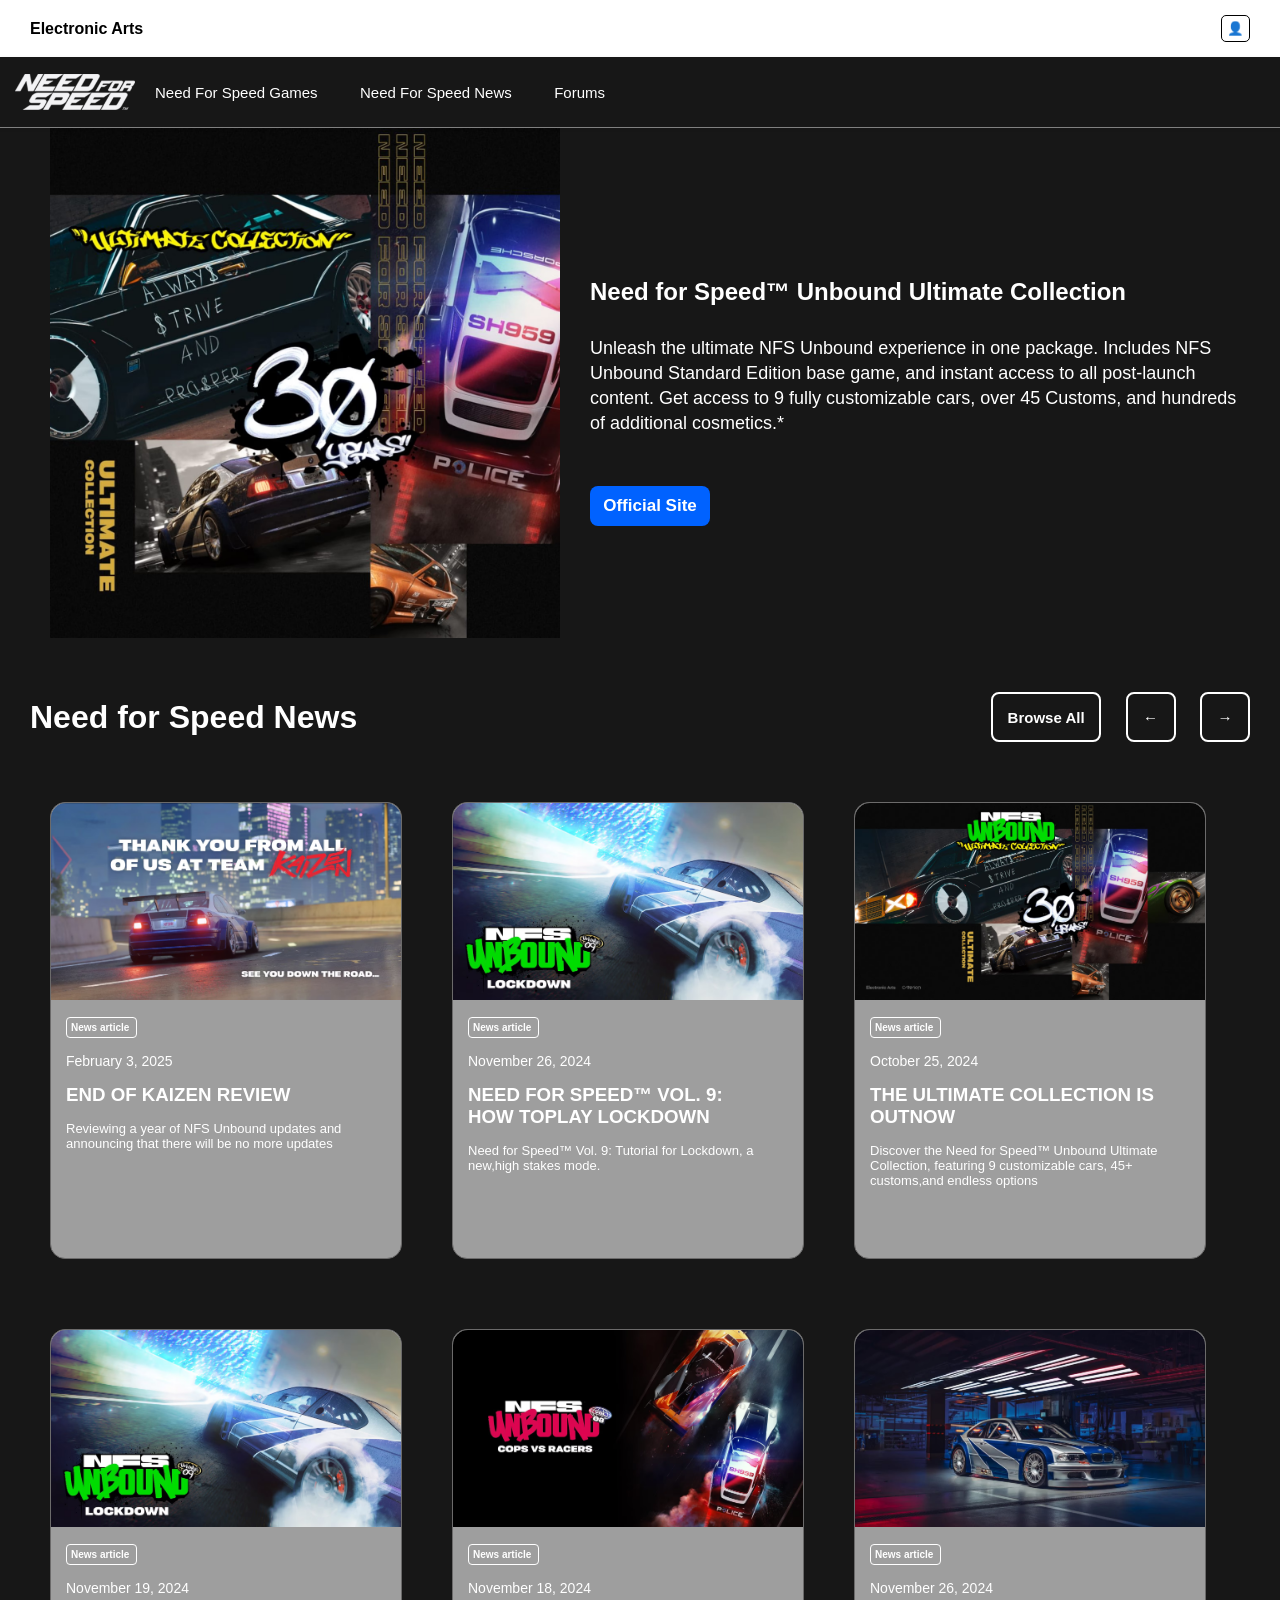
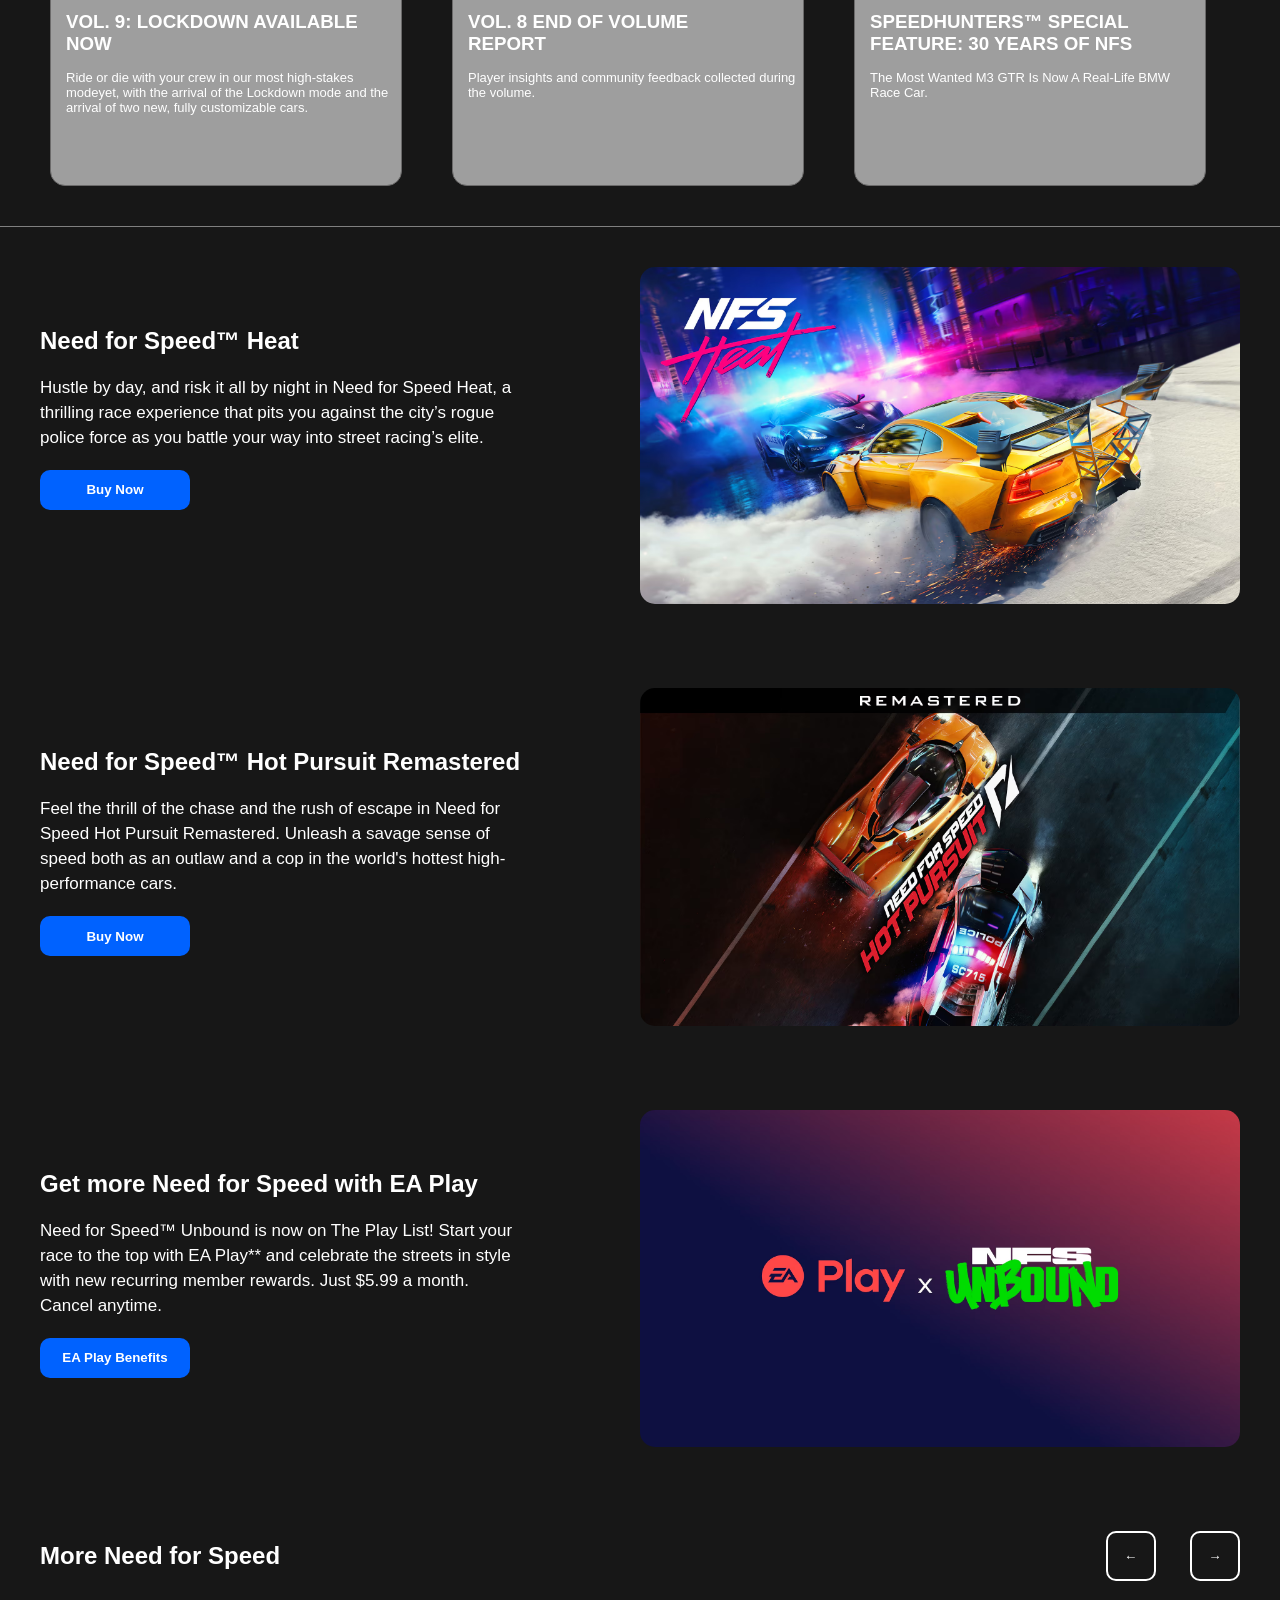
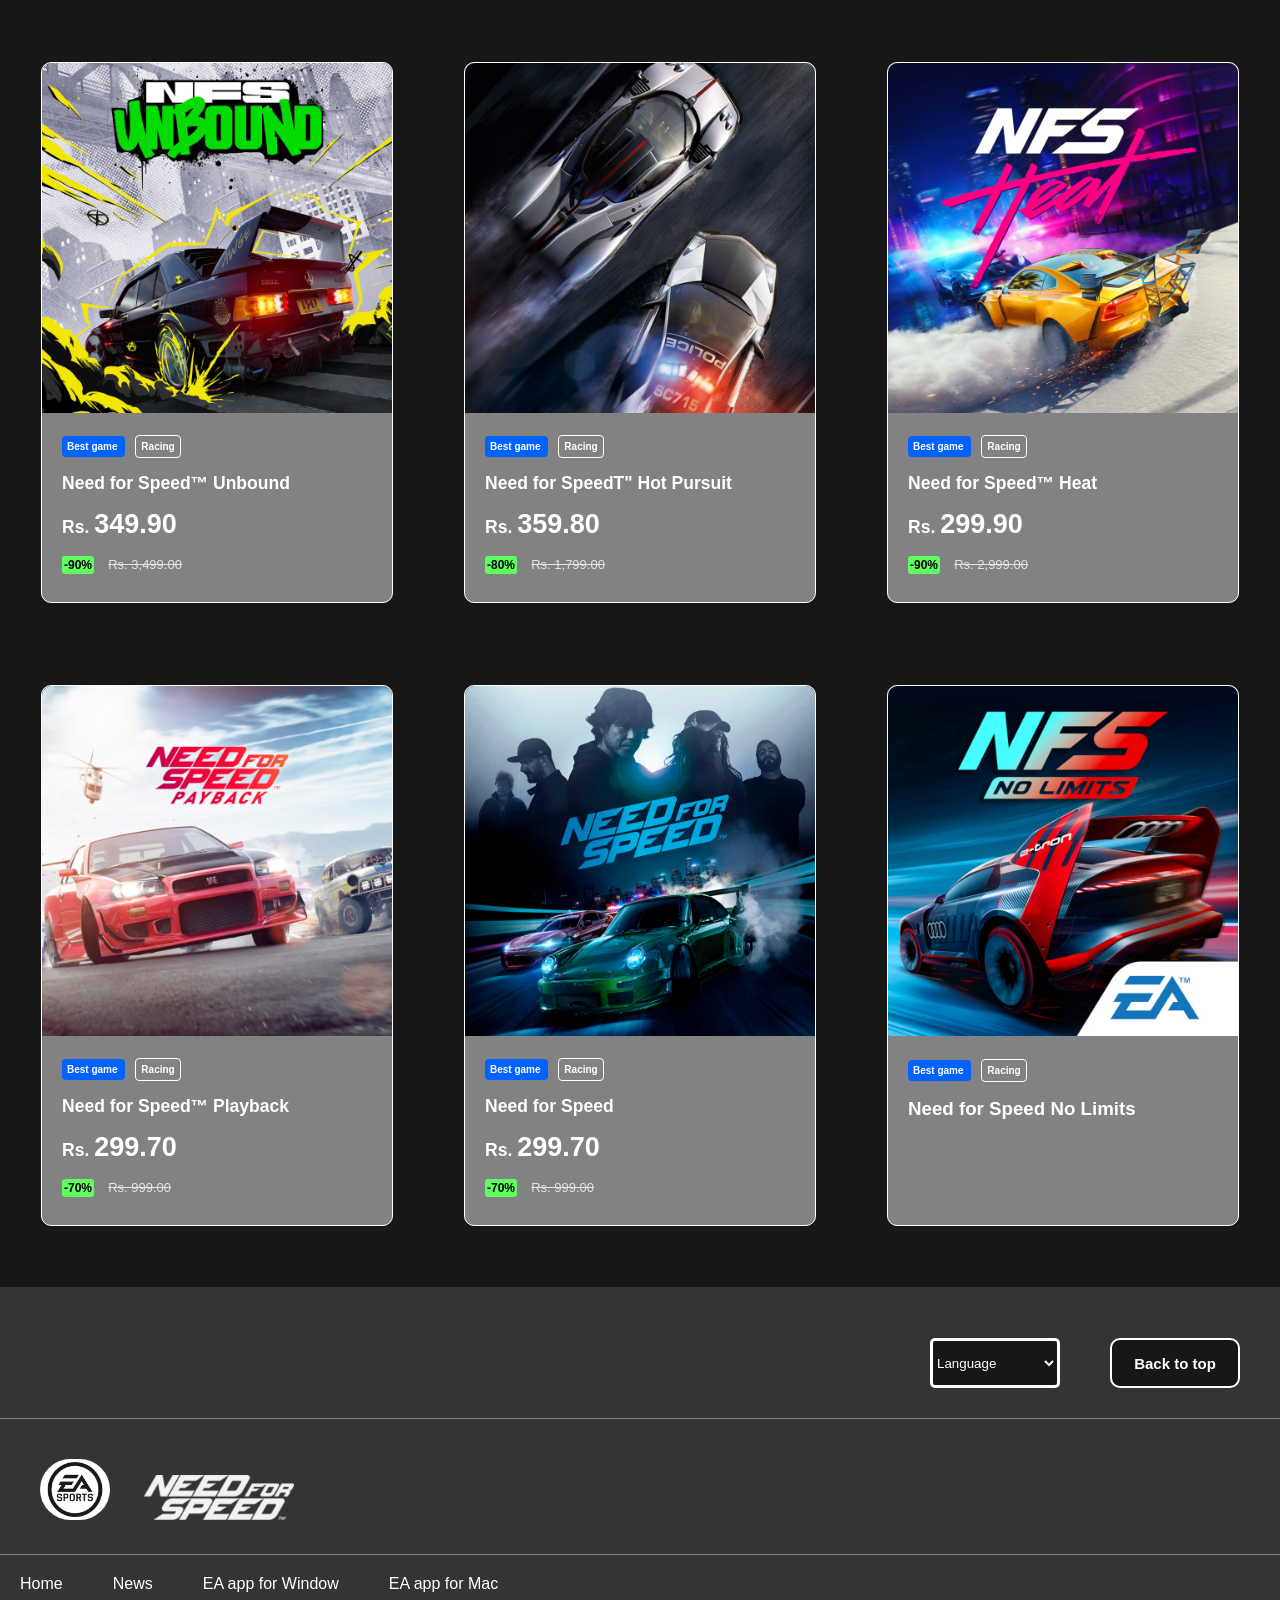
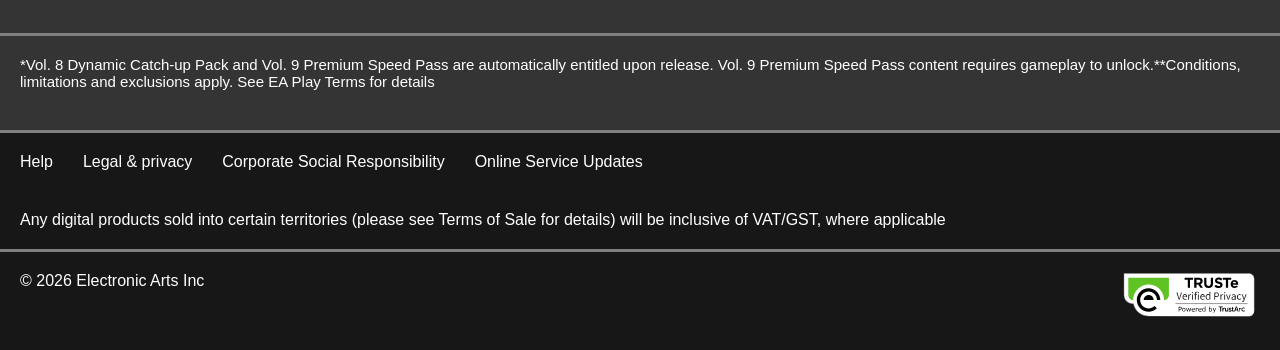
<file: index.html>
<!DOCTYPE html>
<html lang='en'>
<head>
  <meta charset='utf-8'>
  <meta name='viewport' content='width=device-width, initial-scale=1'>
  <title>NEED FOR SPEED</title>
  <link rel="preconnect" href="https://fonts.googleapis.com">
  <link rel="preconnect" href="https://fonts.gstatic.com" crossorigin>
  <link href="https://fonts.googleapis.com/css2?family=Google+Sans:ital,opsz,wght@0,17..18,400..700;1,17..18,400..700&family=Poppins&display=swap" rel="stylesheet">
  <link rel='stylesheet' href='header.css'>
  <link rel="stylesheet" href="body1.css">
  <link rel="stylesheet" href="body2.css"> 
  <link rel="stylesheet" href="body3.css">
</head>
<body>
  <header class="topbar-1">
    <p class="head-info1" id="top">Electronic Arts</p>
    <button class="account-button"><span>&#x1F464;</span></button>
  </header>
  <header class="topbar-2">
    <img class="head-img" src="images/c-needforspeednolimits-nfs-logo-footer.avif">
    <nav class="head-info2">
      <a href="#games">Need For Speed Games</a>
      <a href="#news">Need For Speed News</a>
      <a>Forums</a>
    </nav>
  </header>

  <div class="container-1">
    <div>
    <img class="game-img1" src="images/NFSU_HeroImage-Ultimate-Collection_1x1.avif">
    </div>
    <div class="game-info1">
      <h2>Need for Speed™ Unbound Ultimate Collection</h2>
      <p class="collection">Unleash the ultimate NFS Unbound experience in one package. Includes NFS Unbound Standard Edition base game, and instant access to all post-launch content. Get access to 9 fully customizable cars, over 45 Customs, and hundreds of additional cosmetics.*</p>
      <a href="https://www.ea.com/games/need-for-speed/need-for-speed-unbound" target="_blank">
      <button class="site-button">Official Site</button>
      </a>
    </div>
  </div>
  <div class="container-2">
  <div>
    <h1 id="news">Need for Speed News</h1>
  </div>
  <div>
    <button class="news-button1">Browse All</button>
    <button class="news-button2">&#8592;</button>
    <button class="news-button3">&#8594;</button>
  </div>
  </div>
  <div class="main-container1">
  <div class="container-3">
    <div img-container1>
      <img class="news-img1" src="images/Kaizen_Thankyou_1920x1080.avif">
    </div>
    <div class="news-info">
      <p class="news-article">News article</p>
      <p class="date">February 3, 2025</p>
      <h3 class="title">END OF KAIZEN REVIEW</h3>
      <p class="summary">Reviewing a year of NFS Unbound updates and announcing that there will be no more updates</p>
    </div>
  </div>
  <div class="container-3">
    <div img-container1>
      <img class="news-img1" src="images/NFS_Vol09_HeroArt_1920x1080_Text__1_.avif">
    </div>
    <div class="news-info">
      <p class="news-article">News article</p>
      <p class="date">November 26, 2024</p>
      <h3 class="title">NEED FOR SPEED™ VOL. 9: HOW TOPLAY LOCKDOWN</h3>
      <p class="summary">Need for Speed™ Vol. 9: Tutorial for Lockdown, a new,high stakes mode.</p>
    </div>
  </div>
  <div class="container-3">
    <div img-container1>
      <img class="news-img1" src="images/NFS_Vol09_KeyArt_CropFull_UltimateCollection.avif">
    </div>
    <div class="news-info">
      <p class="news-article">News article</p>
      <p class="date">October 25, 2024</p>
      <h3 class="title">THE ULTIMATE COLLECTION IS OUTNOW</h3>
      <p class="summary">Discover the Need for Speed™ Unbound Ultimate Collection, featuring 9 customizable cars, 45+ customs,and endless options</p>
    </div>
  </div>
  </div>
  <div class="main-container2">
  <div class="container-3">
    <div img-container1>
      <img class="news-img1" src="images/NFS_Vol09_HeroArt_1920x1080_Text__1_.avif">
    </div>
    <div class="news-info">
      <p class="news-article">News article</p>
      <p class="date">November 19, 2024</p>
      <h3 class="title">VOL. 9: LOCKDOWN AVAILABLE NOW</h3>
      <p class="summary">Ride or die with your crew in our most high-stakes modeyet, with the arrival of the Lockdown mode and the arrival of two new, fully customizable cars.</p>
    </div>
  </div>
  <div class="container-3">
    <div img-container1>
      <img class="news-img1" src="images/Vol08_HeroArt_1920x1080_v02.avif">
    </div>
    <div class="news-info">
      <p class="news-article">News article</p>
      <p class="date">November 18, 2024</p>
      <h3 class="title">VOL. 8 END OF VOLUME REPORT</h3>
      <p class="summary">Player insights and community feedback collected during the volume.</p>
    </div>
  </div>
  <div class="container-3">
    <div img-container1>
      <img class="news-img1" src="images1/dsc014151-1200x799.jpg.adapt.1920w.avif">
    </div>
    <div class="news-info">
      <p class="news-article">News article</p>
      <p class="date">November 26, 2024</p>
      <h3 class="title">SPEEDHUNTERS™ SPECIAL FEATURE: 30 YEARS OF NFS</h3>
      <p class="summary">The Most Wanted M3 GTR Is Now A Real-Life BMW Race Car.</p>
    </div>
  </div>
  </div>
  <div class="container-4">
    <div class="buy-game">
      <h2>Need for Speed™ Heat</h2>
      <p class="buy-info">Hustle by day, and risk it all by night in Need for Speed Heat, a thrilling race experience that pits you against the city’s rogue police force as you battle your way into street racing’s elite.</p>
      <a href="https://www.ea.com/games/need-for-speed/need-for-speed-hot-pursuit-remastered" target="_blank">
      <button class="buy-button">Buy Now</button>
      </a>
    </div>
    <div>
      <img class="buy-img" src="images/OTMM_59823873_NFS-Heat-Standard_HORIZONTAL.avif">
    </div>
  </div>
    <div class="container-4">
    <div class="buy-game">
      <h2>Need for Speed™ Hot Pursuit Remastered</h2>
      <p class="buy-info">Feel the thrill of the chase and the rush of escape in Need for Speed Hot Pursuit Remastered. Unleash a savage sense of speed both as an outlaw and a cop in the world's hottest high-performance cars.</p>
      <a href="https://www.ea.com/games/need-for-speed/need-for-speed-heat" target="_blank">
      <button class="buy-button">Buy Now</button>
      </a>
    </div>
    <div>
      <img class="buy-img" src="images/NFSHPR_Keyart_Master-Crops_16x9_Logo.avif">
    </div>
  </div>
    <div class="container-4">
    <div class="buy-game">
      <h2>Get more Need for Speed with EA Play</h2>
      <p class="buy-info">Need for Speed™ Unbound is now on The Play List! Start your race to the top with EA Play** and celebrate the streets in style with new recurring member rewards. Just $5.99 a month. Cancel anytime.</p>
      <a href="https://www.ea.com/en-gb/games/need-for-speed/ea-play">
      <button class="buy-button">EA Play Benefits</button>
      </a>
    </div>
    <div>
      <img class="buy-img" src="images/NFS-Unbound_ea-play-16x9.avif">
    </div>
  </div>
  <div class="container-5" id="games">
    <h2>More Need for Speed</h2>
    <div>
      <button class="left">&#8592;</button>
      <button class="right">&#8594;</button>
    </div>
  </div>
  <div class="main-container-3">
    <a href="https://www.ea.com/games/need-for-speed/need-for-speed-unbound/buy">
    <div class="container-6">
      <div>
        <img class="buy-img1" src="images/GTC_square_2160x2160.avif">
      </div>
      <div>
        <p class="best"><span class="span-1">Best game </span> <span class="span-2">Racing</span></p>
        <h3 class="game">Need for Speed™ Unbound</h3>
        <h3 class="cost">Rs. <span class="span-3">349.90</span></h3>
        <p class="price"><span class="offer">-90%</span> <span class="mrp">Rs. 3,499.00</span></p>
      </div>
    </div>
    </a>
    <a href="https://www.ea.com/games/need-for-speed/need-for-speed-hot-pursuit-remastered">
    <div class="container-6">
      <div>
        <img class="buy-img1" src="images1/NFS_hot-pursuit-Game-Art-1x1.avif">
      </div>
      <div>
        <p class="best"><span class="span-1">Best game </span> <span class="span-2">Racing</span></p>
        <h3 class="game">Need for SpeedT" Hot Pursuit</h3>
        <h3 class="cost">Rs. <span class="span-3">359.80</span></h3>
        <p class="price"><span class="offer">-80%</span> <span class="mrp">Rs. 1,799.00</span></p>
      </div>
    </div>
    </a>
    <a href="https://www.ea.com/games/need-for-speed/need-for-speed-heat">
    <div class="container-6">
      <div>
        <img class="buy-img1" src="images1/OTMM_60389844_NFS_Heat_Standard_Key_Art_SQUARE_with_Logo_1.avif">
      </div>
      <div>
        <p class="best"><span class="span-1">Best game </span> <span class="span-2">Racing</span></p>
        <h3 class="game">Need for Speed™ Heat</h3>
        <h3 class="cost">Rs. <span class="span-3">299.90</span></h3>
        <p class="price"><span class="offer">-90%</span> <span class="mrp">Rs. 2,999.00</span></p>
      </div>
    </div>
    </a>
  </div>
  <div class="main-container-3">
    <a href="https://www.ea.com/games/need-for-speed/need-for-speed-payback">
    <div class="container-6">
      <div>
        <img class="buy-img1" src="images1/NFSP_1x1.avif">
      </div>
      <div>
        <p class="best"><span class="span-1">Best game </span> <span class="span-2">Racing</span></p>
        <h3 class="game">Need for Speed™ Playback</h3>
        <h3 class="cost">Rs. <span class="span-3">299.70</span></h3>
        <p class="price"><span class="offer">-70%</span> <span class="mrp">Rs. 999.00</span></p>
      </div>
    </div>
    </a>
    <a href="https://www.ea.com/games/need-for-speed/need-for-speed">
    <div class="container-6">
      <div>
        <img class="buy-img1" src="images1/OTMM_32833075_NFS_MasterArt_1024x1024.avif">
      </div>
      <div>
        <p class="best"><span class="span-1">Best game </span> <span class="span-2">Racing</span></p>
        <h3 class="game">Need for Speed</h3>
        <h3 class="cost">Rs. <span class="span-3">299.70</span></h3>
        <p class="price"><span class="offer">-70%</span> <span class="mrp">Rs. 999.00</span></p>
      </div>
    </div>
    </a>
    <div class="container-6">
      <div>
        <img class="buy-img1" src="images1/NFSNL_Icon_version_audi_ASO2_3_.avif">
      </div>
      <div>
        <p class="best"><span class="span-1">Best game </span> <span class="span-2">Racing</span></p>
        <h3 class="game">Need for Speed No Limits</h3>
      </div>
    </div>
  </div>
  <div class="main-container-4">
    <div class="container-7">
      <select class="select">
        <option>Language</option>
        <option>English</option>
        <option>Tamil</option>
        <option>japanies</option>
        <option>Malayalam</option>
      </select>
      <a href="#top">
      <button class="top-button">Back to top</button>
      </a>
    </div>
    <div class="end-img">
      <img class="end-img1" src="images/OIP.webp">
      <img class="end-img2" src="images/c-needforspeednolimits-nfs-logo-footer.avif">
    </div>
    <div class="bottom">
      <p class="bottom-1">Home</p>
      <P class="bottom-1">News</P>
      <p class="bottom-1">EA app for Window</p>
      <p class="bottom-1">EA app for Mac</p>
    </div>
    <div class="bottom">
      <p class="bottom-2">*Vol. 8 Dynamic Catch-up Pack and Vol. 9 Premium Speed Pass are automatically entitled upon release. Vol. 9 Premium Speed Pass content requires gameplay to unlock.**Conditions, limitations and exclusions apply. See EA Play Terms for details</p>
    </div>
  </div>
  <div class="main-container5">
  <div class="about">
    <p class="info">Help</p>
    <p class="info">Legal & privacy</p>
    <p class="info">Corporate Social Responsibility</p>
    <p class="info">Online Service Updates</p>
  </div>
  <p class="detail">Any digital products sold into certain territories (please see Terms of Sale for details) will be inclusive of VAT/GST, where applicable</p>
  <div class="end">
    <p>© 2026 Electronic Arts Inc</p>
    <img src="images/seal_PSV_en_m.svg">
  </div>
  </div>
</body>
</html>
</file>
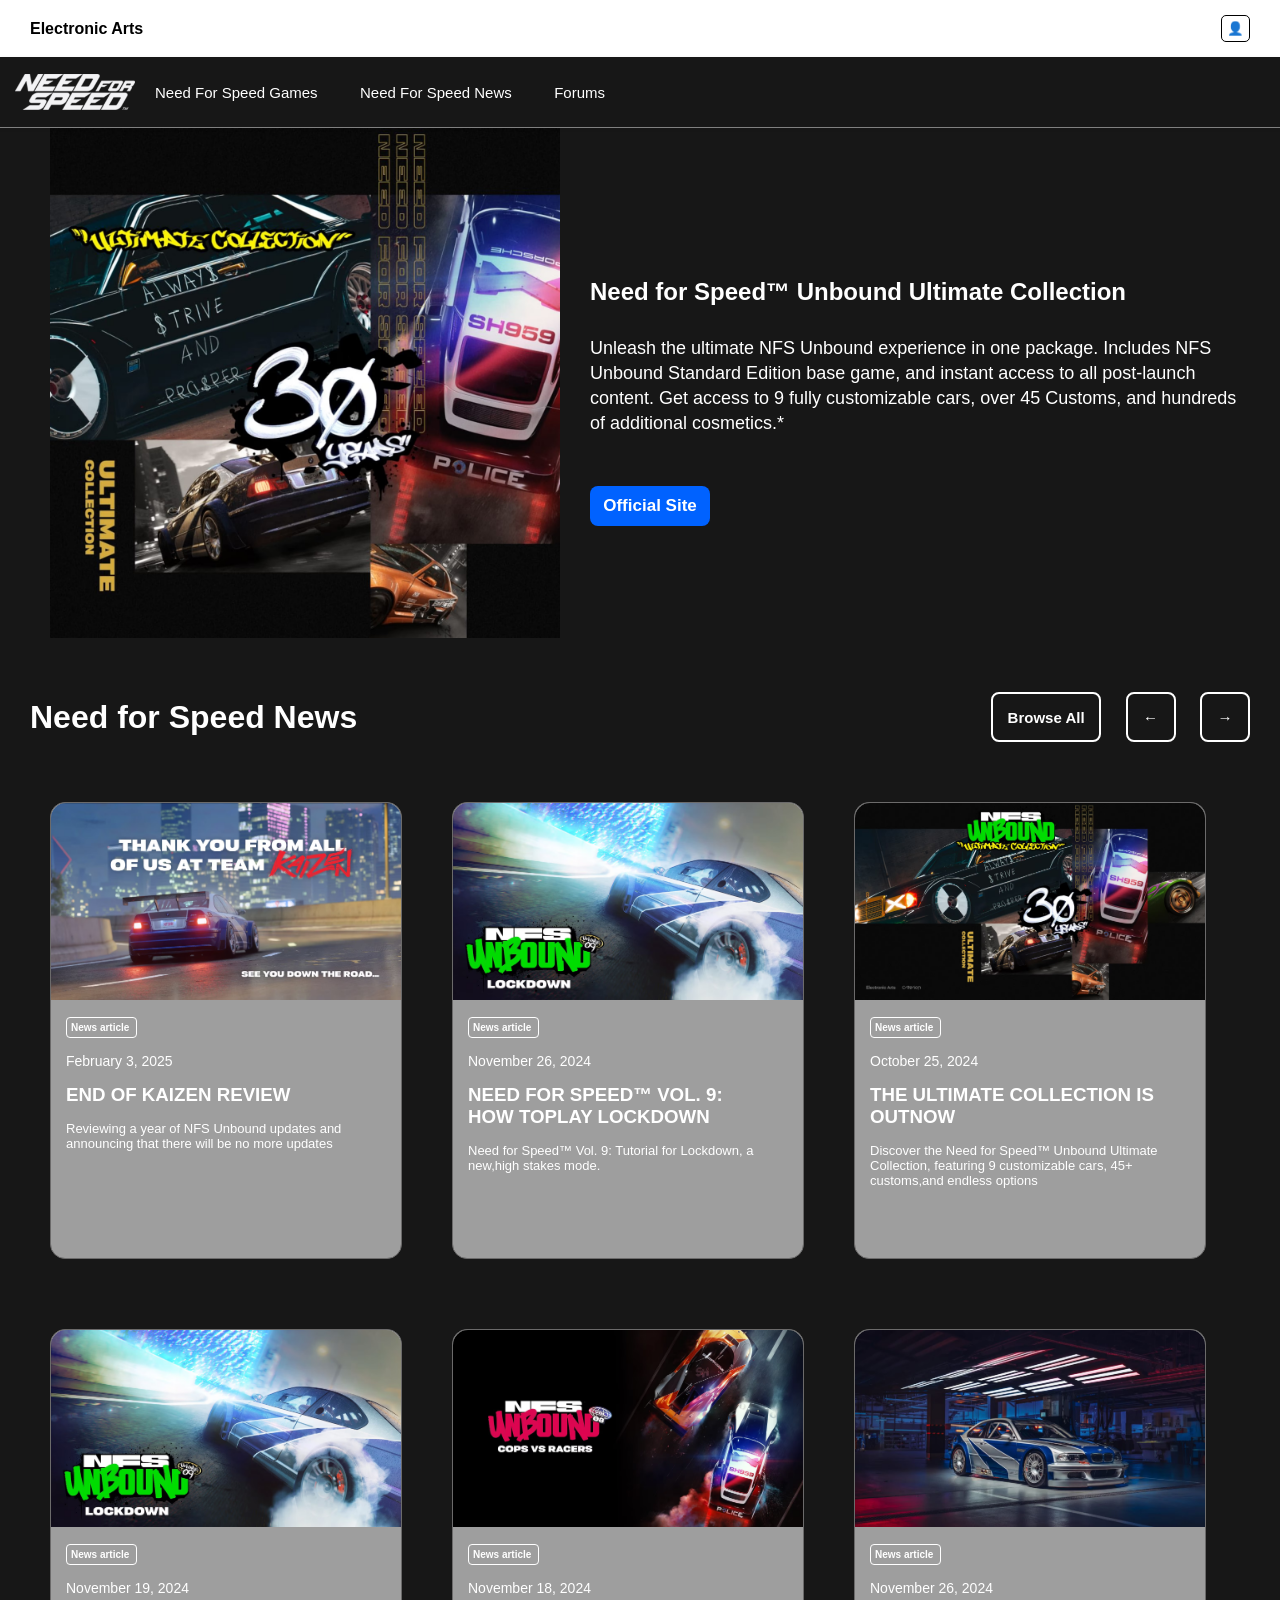
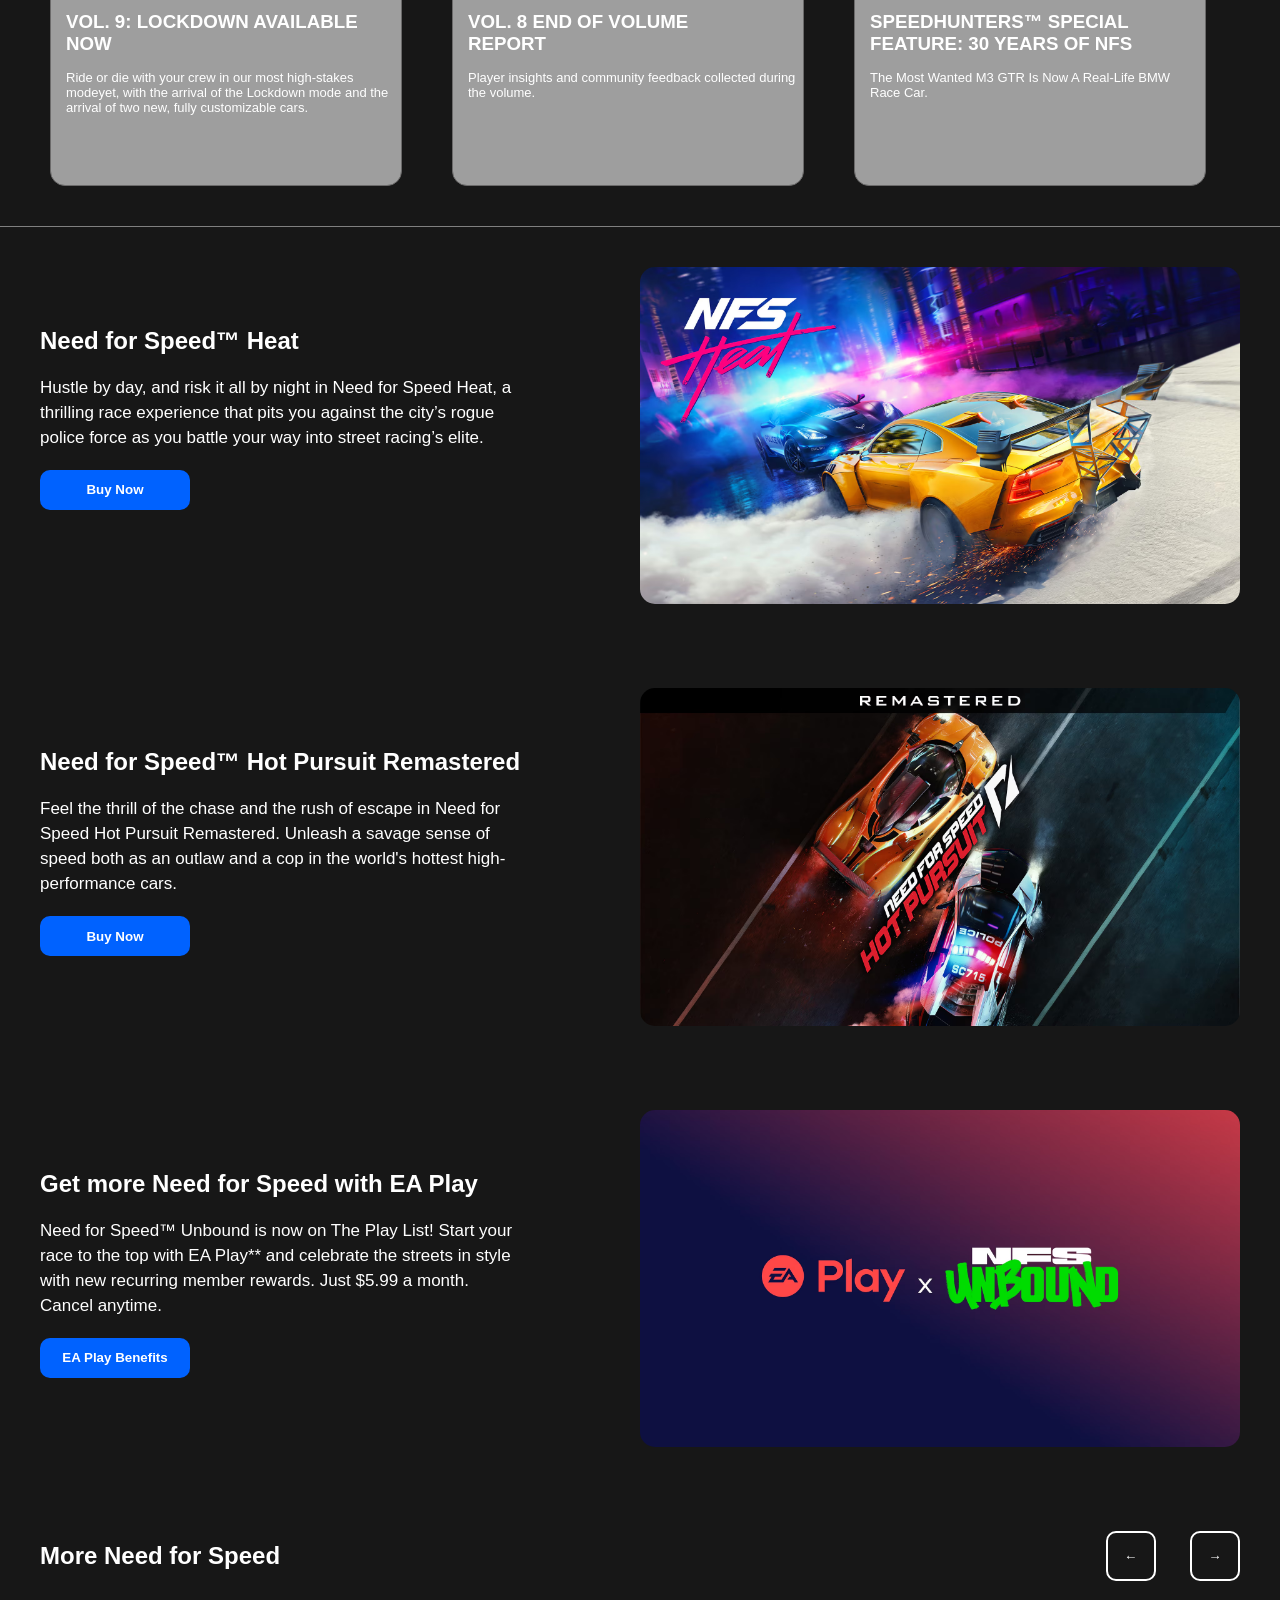
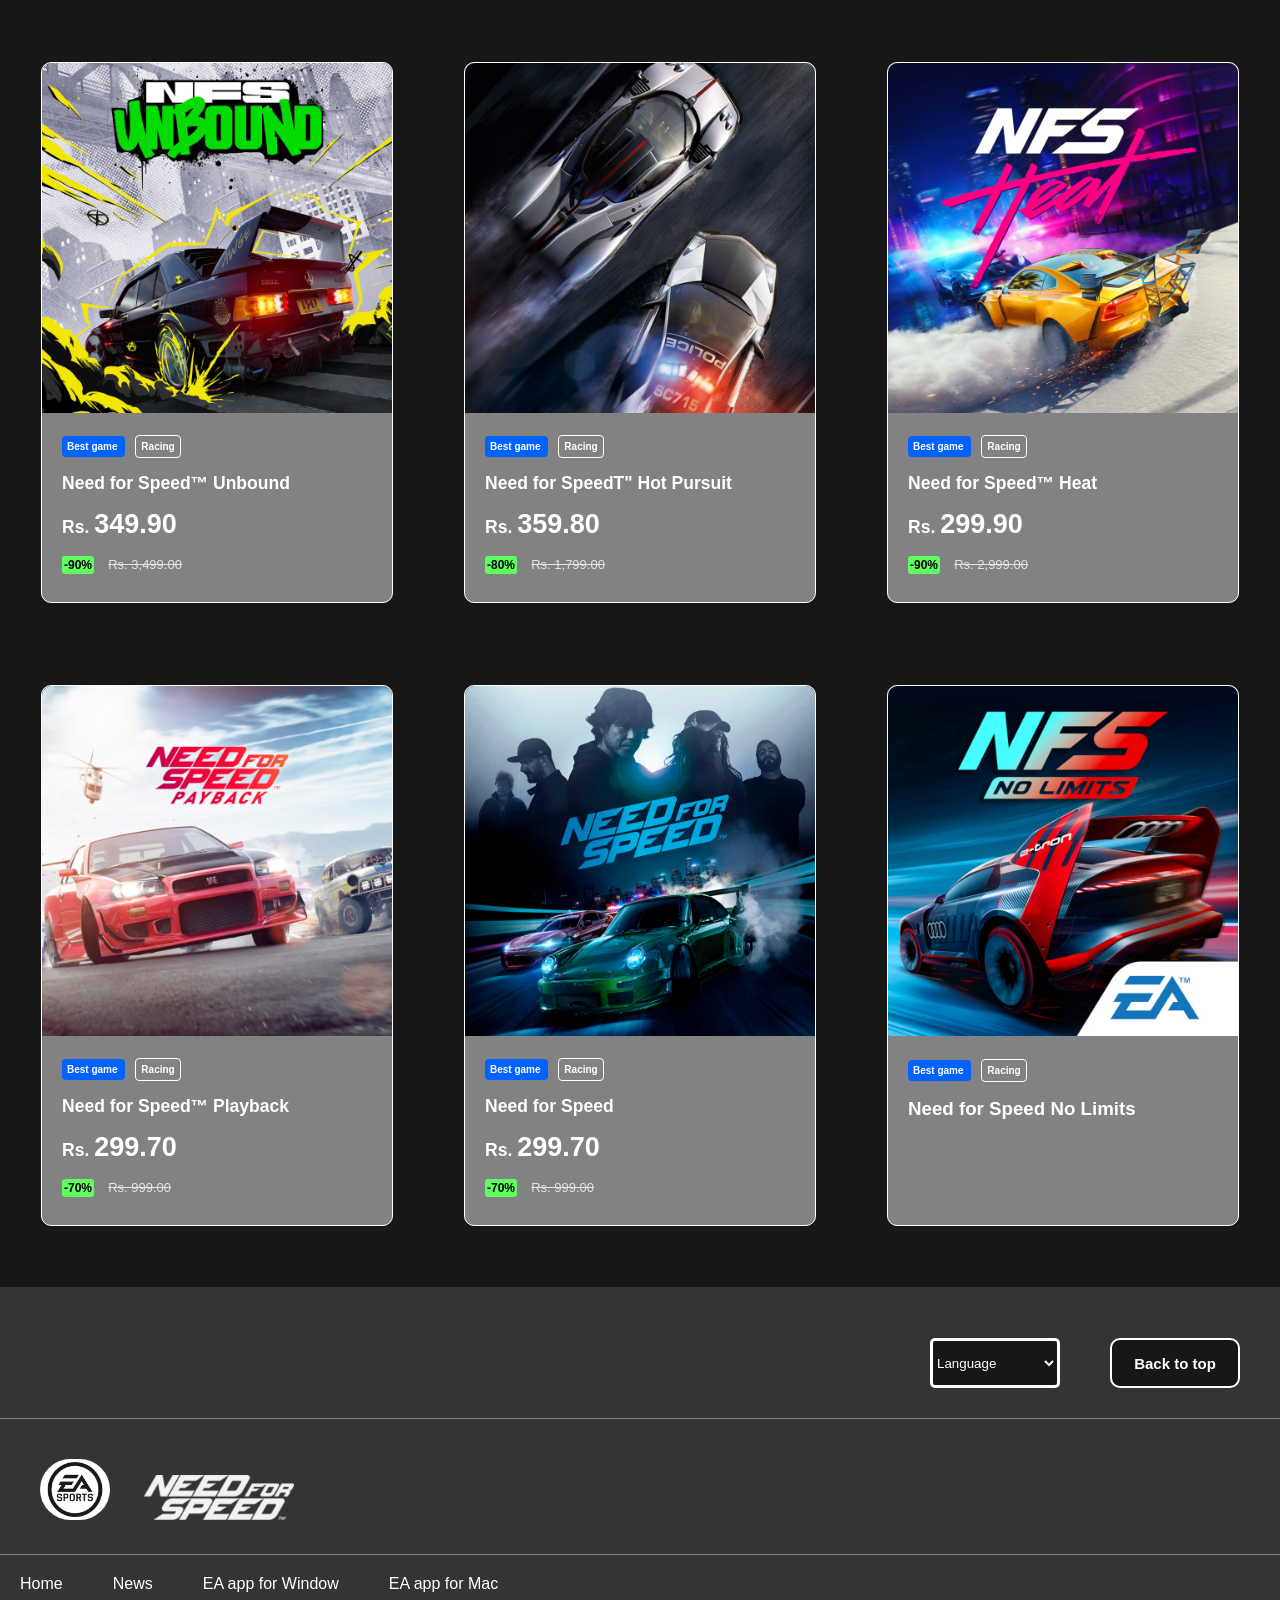
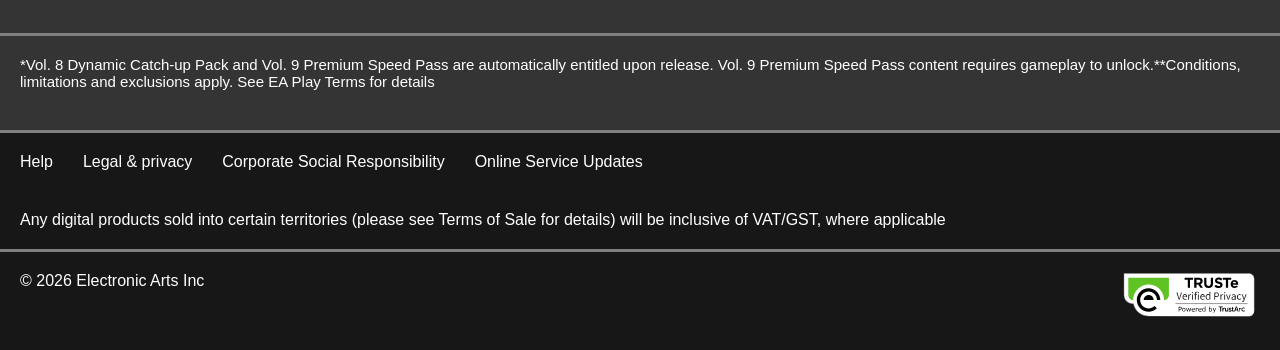
<file: nfs.html>
<!DOCTYPE html>
<html lang='en'>
<head>
  <meta charset='utf-8'>
  <meta name='viewport' content='width=device-width, initial-scale=1'>
  <title>NEED FOR SPEED</title>
  <link rel="preconnect" href="https://fonts.googleapis.com">
  <link rel="preconnect" href="https://fonts.gstatic.com" crossorigin>
  <link href="https://fonts.googleapis.com/css2?family=Google+Sans:ital,opsz,wght@0,17..18,400..700;1,17..18,400..700&family=Poppins&display=swap" rel="stylesheet">
  <link rel='stylesheet' href='header.css'>
  <link rel="stylesheet" href="body1.css">
  <link rel="stylesheet" href="body2.css"> 
  <link rel="stylesheet" href="body3.css">
</head>
<body>
  <header class="topbar-1">
    <p class="head-info1" id="top">Electronic Arts</p>
    <button class="account-button"><span>&#x1F464;</span></button>
  </header>
  <header class="topbar-2">
    <img class="head-img" src="images/c-needforspeednolimits-nfs-logo-footer.avif">
    <nav class="head-info2">
      <a href="#games">Need For Speed Games</a>
      <a href="#news">Need For Speed News</a>
      <a>Forums</a>
    </nav>
  </header>

  <div class="container-1">
    <div>
    <img class="game-img1" src="images/NFSU_HeroImage-Ultimate-Collection_1x1.avif">
    </div>
    <div class="game-info1">
      <h2>Need for Speed™ Unbound Ultimate Collection</h2>
      <p class="collection">Unleash the ultimate NFS Unbound experience in one package. Includes NFS Unbound Standard Edition base game, and instant access to all post-launch content. Get access to 9 fully customizable cars, over 45 Customs, and hundreds of additional cosmetics.*</p>
      <a href="https://www.ea.com/games/need-for-speed/need-for-speed-unbound" target="_blank">
      <button class="site-button">Official Site</button>
      </a>
    </div>
  </div>
  <div class="container-2">
  <div>
    <h1 id="news">Need for Speed News</h1>
  </div>
  <div>
    <button class="news-button1">Browse All</button>
    <button class="news-button2">&#8592;</button>
    <button class="news-button3">&#8594;</button>
  </div>
  </div>
  <div class="main-container1">
  <div class="container-3">
    <div img-container1>
      <img class="news-img1" src="images/Kaizen_Thankyou_1920x1080.avif">
    </div>
    <div class="news-info">
      <p class="news-article">News article</p>
      <p class="date">February 3, 2025</p>
      <h3 class="title">END OF KAIZEN REVIEW</h3>
      <p class="summary">Reviewing a year of NFS Unbound updates and announcing that there will be no more updates</p>
    </div>
  </div>
  <div class="container-3">
    <div img-container1>
      <img class="news-img1" src="images/NFS_Vol09_HeroArt_1920x1080_Text__1_.avif">
    </div>
    <div class="news-info">
      <p class="news-article">News article</p>
      <p class="date">November 26, 2024</p>
      <h3 class="title">NEED FOR SPEED™ VOL. 9: HOW TOPLAY LOCKDOWN</h3>
      <p class="summary">Need for Speed™ Vol. 9: Tutorial for Lockdown, a new,high stakes mode.</p>
    </div>
  </div>
  <div class="container-3">
    <div img-container1>
      <img class="news-img1" src="images/NFS_Vol09_KeyArt_CropFull_UltimateCollection.avif">
    </div>
    <div class="news-info">
      <p class="news-article">News article</p>
      <p class="date">October 25, 2024</p>
      <h3 class="title">THE ULTIMATE COLLECTION IS OUTNOW</h3>
      <p class="summary">Discover the Need for Speed™ Unbound Ultimate Collection, featuring 9 customizable cars, 45+ customs,and endless options</p>
    </div>
  </div>
  </div>
  <div class="main-container2">
  <div class="container-3">
    <div img-container1>
      <img class="news-img1" src="images/NFS_Vol09_HeroArt_1920x1080_Text__1_.avif">
    </div>
    <div class="news-info">
      <p class="news-article">News article</p>
      <p class="date">November 19, 2024</p>
      <h3 class="title">VOL. 9: LOCKDOWN AVAILABLE NOW</h3>
      <p class="summary">Ride or die with your crew in our most high-stakes modeyet, with the arrival of the Lockdown mode and the arrival of two new, fully customizable cars.</p>
    </div>
  </div>
  <div class="container-3">
    <div img-container1>
      <img class="news-img1" src="images/Vol08_HeroArt_1920x1080_v02.avif">
    </div>
    <div class="news-info">
      <p class="news-article">News article</p>
      <p class="date">November 18, 2024</p>
      <h3 class="title">VOL. 8 END OF VOLUME REPORT</h3>
      <p class="summary">Player insights and community feedback collected during the volume.</p>
    </div>
  </div>
  <div class="container-3">
    <div img-container1>
      <img class="news-img1" src="images1/dsc014151-1200x799.jpg.adapt.1920w.avif">
    </div>
    <div class="news-info">
      <p class="news-article">News article</p>
      <p class="date">November 26, 2024</p>
      <h3 class="title">SPEEDHUNTERS™ SPECIAL FEATURE: 30 YEARS OF NFS</h3>
      <p class="summary">The Most Wanted M3 GTR Is Now A Real-Life BMW Race Car.</p>
    </div>
  </div>
  </div>
  <div class="container-4">
    <div class="buy-game">
      <h2>Need for Speed™ Heat</h2>
      <p class="buy-info">Hustle by day, and risk it all by night in Need for Speed Heat, a thrilling race experience that pits you against the city’s rogue police force as you battle your way into street racing’s elite.</p>
      <a href="https://www.ea.com/games/need-for-speed/need-for-speed-hot-pursuit-remastered" target="_blank">
      <button class="buy-button">Buy Now</button>
      </a>
    </div>
    <div>
      <img class="buy-img" src="images/OTMM_59823873_NFS-Heat-Standard_HORIZONTAL.avif">
    </div>
  </div>
    <div class="container-4">
    <div class="buy-game">
      <h2>Need for Speed™ Hot Pursuit Remastered</h2>
      <p class="buy-info">Feel the thrill of the chase and the rush of escape in Need for Speed Hot Pursuit Remastered. Unleash a savage sense of speed both as an outlaw and a cop in the world's hottest high-performance cars.</p>
      <a href="https://www.ea.com/games/need-for-speed/need-for-speed-heat" target="_blank">
      <button class="buy-button">Buy Now</button>
      </a>
    </div>
    <div>
      <img class="buy-img" src="images/NFSHPR_Keyart_Master-Crops_16x9_Logo.avif">
    </div>
  </div>
    <div class="container-4">
    <div class="buy-game">
      <h2>Get more Need for Speed with EA Play</h2>
      <p class="buy-info">Need for Speed™ Unbound is now on The Play List! Start your race to the top with EA Play** and celebrate the streets in style with new recurring member rewards. Just $5.99 a month. Cancel anytime.</p>
      <a href="https://www.ea.com/en-gb/games/need-for-speed/ea-play">
      <button class="buy-button">EA Play Benefits</button>
      </a>
    </div>
    <div>
      <img class="buy-img" src="images/NFS-Unbound_ea-play-16x9.avif">
    </div>
  </div>
  <div class="container-5" id="games">
    <h2>More Need for Speed</h2>
    <div>
      <button class="left">&#8592;</button>
      <button class="right">&#8594;</button>
    </div>
  </div>
  <div class="main-container-3">
    <a href="https://www.ea.com/games/need-for-speed/need-for-speed-unbound/buy">
    <div class="container-6">
      <div>
        <img class="buy-img1" src="images/GTC_square_2160x2160.avif">
      </div>
      <div>
        <p class="best"><span class="span-1">Best game </span> <span class="span-2">Racing</span></p>
        <h3 class="game">Need for Speed™ Unbound</h3>
        <h3 class="cost">Rs. <span class="span-3">349.90</span></h3>
        <p class="price"><span class="offer">-90%</span> <span class="mrp">Rs. 3,499.00</span></p>
      </div>
    </div>
    </a>
    <a href="https://www.ea.com/games/need-for-speed/need-for-speed-hot-pursuit-remastered">
    <div class="container-6">
      <div>
        <img class="buy-img1" src="images1/NFS_hot-pursuit-Game-Art-1x1.avif">
      </div>
      <div>
        <p class="best"><span class="span-1">Best game </span> <span class="span-2">Racing</span></p>
        <h3 class="game">Need for SpeedT" Hot Pursuit</h3>
        <h3 class="cost">Rs. <span class="span-3">359.80</span></h3>
        <p class="price"><span class="offer">-80%</span> <span class="mrp">Rs. 1,799.00</span></p>
      </div>
    </div>
    </a>
    <a href="https://www.ea.com/games/need-for-speed/need-for-speed-heat">
    <div class="container-6">
      <div>
        <img class="buy-img1" src="images1/OTMM_60389844_NFS_Heat_Standard_Key_Art_SQUARE_with_Logo_1.avif">
      </div>
      <div>
        <p class="best"><span class="span-1">Best game </span> <span class="span-2">Racing</span></p>
        <h3 class="game">Need for Speed™ Heat</h3>
        <h3 class="cost">Rs. <span class="span-3">299.90</span></h3>
        <p class="price"><span class="offer">-90%</span> <span class="mrp">Rs. 2,999.00</span></p>
      </div>
    </div>
    </a>
  </div>
  <div class="main-container-3">
    <a href="https://www.ea.com/games/need-for-speed/need-for-speed-payback">
    <div class="container-6">
      <div>
        <img class="buy-img1" src="images1/NFSP_1x1.avif">
      </div>
      <div>
        <p class="best"><span class="span-1">Best game </span> <span class="span-2">Racing</span></p>
        <h3 class="game">Need for Speed™ Playback</h3>
        <h3 class="cost">Rs. <span class="span-3">299.70</span></h3>
        <p class="price"><span class="offer">-70%</span> <span class="mrp">Rs. 999.00</span></p>
      </div>
    </div>
    </a>
    <a href="https://www.ea.com/games/need-for-speed/need-for-speed">
    <div class="container-6">
      <div>
        <img class="buy-img1" src="images1/OTMM_32833075_NFS_MasterArt_1024x1024.avif">
      </div>
      <div>
        <p class="best"><span class="span-1">Best game </span> <span class="span-2">Racing</span></p>
        <h3 class="game">Need for Speed</h3>
        <h3 class="cost">Rs. <span class="span-3">299.70</span></h3>
        <p class="price"><span class="offer">-70%</span> <span class="mrp">Rs. 999.00</span></p>
      </div>
    </div>
    </a>
    <div class="container-6">
      <div>
        <img class="buy-img1" src="images1/NFSNL_Icon_version_audi_ASO2_3_.avif">
      </div>
      <div>
        <p class="best"><span class="span-1">Best game </span> <span class="span-2">Racing</span></p>
        <h3 class="game">Need for Speed No Limits</h3>
      </div>
    </div>
  </div>
  <div class="main-container-4">
    <div class="container-7">
      <select class="select">
        <option>Language</option>
        <option>English</option>
        <option>Tamil</option>
        <option>japanies</option>
        <option>Malayalam</option>
      </select>
      <a href="#top">
      <button class="top-button">Back to top</button>
      </a>
    </div>
    <div class="end-img">
      <img class="end-img1" src="images/OIP.webp">
      <img class="end-img2" src="images/c-needforspeednolimits-nfs-logo-footer.avif">
    </div>
    <div class="bottom">
      <p class="bottom-1">Home</p>
      <P class="bottom-1">News</P>
      <p class="bottom-1">EA app for Window</p>
      <p class="bottom-1">EA app for Mac</p>
    </div>
    <div class="bottom">
      <p class="bottom-2">*Vol. 8 Dynamic Catch-up Pack and Vol. 9 Premium Speed Pass are automatically entitled upon release. Vol. 9 Premium Speed Pass content requires gameplay to unlock.**Conditions, limitations and exclusions apply. See EA Play Terms for details</p>
    </div>
  </div>
  <div class="main-container5">
  <div class="about">
    <p class="info">Help</p>
    <p class="info">Legal & privacy</p>
    <p class="info">Corporate Social Responsibility</p>
    <p class="info">Online Service Updates</p>
  </div>
  <p class="detail">Any digital products sold into certain territories (please see Terms of Sale for details) will be inclusive of VAT/GST, where applicable</p>
  <div class="end">
    <p>© 2026 Electronic Arts Inc</p>
    <img src="images/seal_PSV_en_m.svg">
  </div>
  </div>
</body>
</html>
</file>
<file: header.css>
*{
  margin: 0;
  padding: 0;
}

body{
  font-family: "Google Sans", sans-serif;
  background-color: rgb(23, 23, 23);
  color: white;
  height: 5150px;
}

.topbar-1{
  background-color: white;
  color: black;
  font-weight: bold;
  display: flex;
  flex-direction: row;
  justify-content: space-between;
  align-items: center;
  padding: 15px;
  padding-left: 30px;
  padding-right: 30px;
}

.account-button{
  background-color: white;
  padding: 5px;
  border-style: solid;
  border-width: 1px;
  border-radius: 5px;
  cursor: pointer;
  
}

.account-button:hover{
  background-color: rgb(219, 219, 219);
}

.topbar-2{
  position: sticky;
  top: 0;
  z-index: 10;
  padding: 15px;
  display: flex;
  flex-direction: row;
  box-shadow: 0 1px 4px rgba(0, 0, 0, 0.08);
  border-bottom-width: 1px;
  border-bottom-style: solid;
  border-bottom-color: gray;
  background-color: rgb(23, 23, 23);
}

.head-img{
  width: 120px;
  height: 40px;
  object-fit: contain;
}

.head-info2 {
  width: 450px;
  display: flex;
  flex-direction: row;
  justify-content: space-between;
  align-items: center;
  margin-left: 20px;
  text-decoration: none;

}

a{
  margin-left: 50px;
  font-size: 15px;
  cursor: pointer;
  text-decoration: none;
  color: inherit;
}

a:hover{
  text-decoration: underline;
}

.container-1{
  display: flex;
  flex-direction: row;
}

.game-img1{
  width: 510px;
  object-fit: contain;
  padding-left: 50px;
}

.game-info1{
  margin-top: 150px;
  margin-left: 30px;

}

.collection{
  margin-top: 30px;
  font-size: 18px;
  line-height: 25px;
  width: 650px;
}

.site-button{
  background-color: rgb(0, 98, 255);
  border-style: none;
  width: 120px;
  height: 40px;
  font-weight: bold;
  color: white;
  font-size: 17px;
  border-radius: 8px;
  margin-top: 50px;
  cursor: pointer;
  transition: box-shadow 0.25s ease, transform 0.20s ease;
}

.site-button:hover{
  transform: scale(1.05);
  transition: 0.2;
}
</file>
<file: body1.css>
.container-2{
  display: flex;
  flex-direction: row;
  align-items: center;
  padding: 30px;
  justify-content: space-between;
  padding-top: 50px;
}

.news-button1{
  background-color: rgb(23, 23, 23);
  color: white;
  font-weight: bold;
  font-size: 15px;
  width: 110px;
  height: 50px;
  margin-right: 20px;
  border-style: solid;
  border-color: white;
  border-radius: 8px;
  cursor: pointer;
  transition: box-shadow 0.25s ease, transform 0.20s ease;
}

.news-button1:hover{
  transform: scale(1.05);
  transition: 0.2;
}

.news-button2{
  background-color: rgb(23, 23, 23);
  color: white;
  font-weight: bold;
  font-size: 15px;
  width: 50px;
  height: 50px;
  margin-right: 20px;
  border-style: solid;
  border-color: white;
  border-radius: 8px;
  cursor: pointer;
  transition: box-shadow 0.25s ease, transform 0.20s ease;
}

.news-button2:hover{
  transform: scale(1.05);
  transition: 0.2;
}

.news-button2:active{
  background-color: gray;
}

.news-button3{
  background-color: rgb(23, 23, 23);
  color: white;
  font-weight: bold;
  font-size: 15px;
  width: 50px;
  height: 50px;
  border-style: solid;
  border-color: white;
  border-radius: 8px;
  cursor: pointer;
  transition: box-shadow 0.25s ease, transform 0.20s ease;
}

.news-button3:hover{
  transform: scale(1.05);
  transition: 0.2;
}

.news-button3:active{
  background-color: gray;
}

.container-3{
  background-color: rgb(158, 158, 158);
  color: white;
  display: inline-block;
  margin-left: 50px;
  border-style: solid;
  padding-bottom: 70px;
  border-width: 1px;
  border-radius: 15px;
  border-color: rgb(107, 106, 106);
  margin-bottom: 40px;
  cursor: pointer;
  transition: box-shadow 0.25s ease, transform 0.20s ease;
}

.container-3:hover{
  transform: scale(1.05);
  transition: 0.2;
}

.news-img1{
  object-fit: contain;
  width: 350px;
  border-top-left-radius: 15px;
  border-top-right-radius: 15px;
}

.news-info{
  margin-left: 15px;
  margin-top: 13px;
}

.news-article{
  border-style: solid;
  display: inline-block;
  width: 61px;
  font-size: 10px;
  padding: 4px;
  border-width: 1px;
  border-radius: 4px;
  font-weight: bold;
}

.date{
  font-size: 14px;
  margin-top: 15px;
}

.title{
  margin-top: 15px;
  width: 300px;
}

.summary{
  width: 330px;
  margin-top: 15px;
  font-size: 13px;
}

.main-container1{
  display: flex;
  flex-direction: row;
  margin-top: 30px;
}

.main-container2{
  display: flex;
  flex-direction: row;
  margin-top: 30px;
  border-bottom-width: 1px;
  border-bottom-style: solid;
  border-bottom-color: gray;
}
</file>
<file: body2.css>
.container-4{
  display: flex;
  flex-direction: row;
  justify-content: space-between;
  padding: 40px;

}

.buy-img{
  object-fit: contain;
  width: 600px;
  border-radius: 15px;
  transition: box-shadow 0.25s ease, transform 0.20s ease;
}

.buy-img:hover{
  transform: scale(1.05);
  transition: 0.2;
}

.buy-game{
  margin-top: 60px;

}

.buy-info{
  margin-top: 20px;
  width: 480px;
  font-size: 17px;
  line-height: 25px;
}

.buy-button{
  margin-top: 20px;
  border-style: none;
  border-radius: 10px;
  font-weight: bold;
  width: 150px;
  height: 40px;
  background-color: rgb(0, 98, 255);
  color: white;
  cursor: pointer;
  transition: box-shadow 0.25s ease, transform 0.20s ease;
}

.buy-button:hover{
  transform: scale(1.05);
  transition: 0.2;
}

.container-5{
  display: flex;
  flex-direction: row;
  justify-content: space-between;
  align-items: center;
  padding: 40px;
}

.left{
  width: 50px;
  height: 50px;
  border-style: solid;
  border-radius: 10px;
  border-color: white;
  background-color: rgb(23, 23, 23);
  color: white;
  margin-right: 30px;
  cursor: pointer;
  transition: box-shadow 0.25s ease, transform 0.20s ease;
}

.left:hover{
  transform: scale(1.05);
  transition: 0.2;
}

.right{
  width: 50px;
  height: 50px;
  border-style: solid;
  border-radius: 10px;
  border-color: white;
  background-color: rgb(23, 23, 23);
  color: white;
  cursor: pointer;
  transition: box-shadow 0.25s ease, transform 0.20s ease;
}

.right:hover{
  transform: scale(1.05);
  transition: 0.2;
}

.main-container-3{
  display: flex;
  flex-direction: row;
  justify-content: space-between;
  padding: 41px;
}

.container-6{
  display: inline-block;
  cursor: pointer;
  border-style: solid;
  border-width: 1px;
  border-radius: 10px;
  padding-bottom: 30px;
  background-color: rgb(130, 130, 130);
  transition: box-shadow 0.25s ease, transform 0.20s ease;

}

.container-6:hover{
  transform: scale(1.05);
  transition: 0.2;
}

.buy-img1{
  object-fit: contain;
  width: 350px;
  border-top-left-radius: 10px;
  border-top-right-radius: 10px;
}

.span-1{
  border-style: none;
  background-color: rgb(0, 98, 255);
  color: white;
  font-weight: bold;
  font-size: 10px;
  padding: 5px;
  border-radius: 4px;
  margin-right: 10px;
}

.span-2{
  border-style: none;
  color: white;
  border-style: solid;
  border-width: 1px;
  font-weight: bold;
  font-size: 10px;
  padding: 5px;
  border-radius: 4px;

}

.best{
  margin-top: 20px;
  margin-left: 20px;
}

.game{
  margin-top: 20px;
  margin-left: 20px;
}

.cost{
  margin-top: 15px;
  margin-left: 20px;
}

.price{
  margin-top: 15px;
  margin-left: 20px;
}

.offer{
  background: rgb(96, 255, 96);
  color: black;
  font-size: 12px;
  font-weight: bold;
  padding: 2px;
  border-radius: 3px;
  margin-right: 10px;
}

.mrp{
  text-decoration: line-through;
  font-size: 13px;
  color: rgb(227, 227, 227);
}

.span-3{
  font-size: 27px;
}
</file>
<file: body3.css>
.main-container-4{
  margin-top: 20px;
  padding-top:1px;
  background-color: rgb(52, 52, 52);
}
.container-7{
  display: flex;
  flex-direction: row;
  justify-content: end;
  margin-top: 50px;
  padding-bottom: 30px;
  border-bottom-width: 1px;
  border-bottom-style: solid;
  border-bottom-color: gray;
}

.select{
  border-style: solid;
  border-radius: 5px;
  border-width: 3px;
  border-color: white;
  width: 130px;
  height: 50px;
  background-color: rgb(23, 23, 23);
  color: white;
  cursor: pointer;
  margin-right: 50px;
}

.top-button{
  border-style: solid;
  border-radius: 10px;
  border-color: white;
  width: 130px;
  height: 50px;
  font-weight: bold;
  font-size: 15px;
  background-color: rgb(23, 23, 23);
  color: white;
  cursor: pointer;
  margin-right: 40px;
}

.end-img{
  margin-top: 40px;
  padding-left: 40px;
  border-bottom-width: 1px;
  border-bottom-style: solid;
  border-bottom-color: gray;
  padding-bottom: 30px;
}

.end-img1{
  border-radius: 400px;
  object-fit: cover;
  width: 70px;
  margin-right: 30px;
}

.end-img2{
  object-fit: contain;
  width: 150px;
}

.bottom{
  display: flex;
  flex-direction: row;
  padding-bottom: 60px;
  align-items: center;
  border-bottom-style: solid;
  border-bottom-color: gray;
  padding-bottom: 20px;
}

.bottom-1{
  margin-right: 10px;
  padding: 20px;
  cursor: pointer;
}

.bottom-1:hover{
  text-decoration: underline;
}

.bottom-2{
  font-size: 15px;
  width: 1230px;
  padding: 20px;
}

.about{
  display: flex;
  flex-direction: row;
  padding: 20px;
}

.info{
  margin-right: 30px;
  cursor: pointer;
}

.info:hover{
  text-decoration: underline;
}

.detail{
  padding: 20px;
  border-bottom-style: solid;
  border-bottom-color: gray;
  padding-bottom: 20px;
}

.end{
  display: flex;
  flex-direction: row;
  justify-content: space-between;
  padding: 20px;
}

a{
  margin: 0%;
}
</file>
